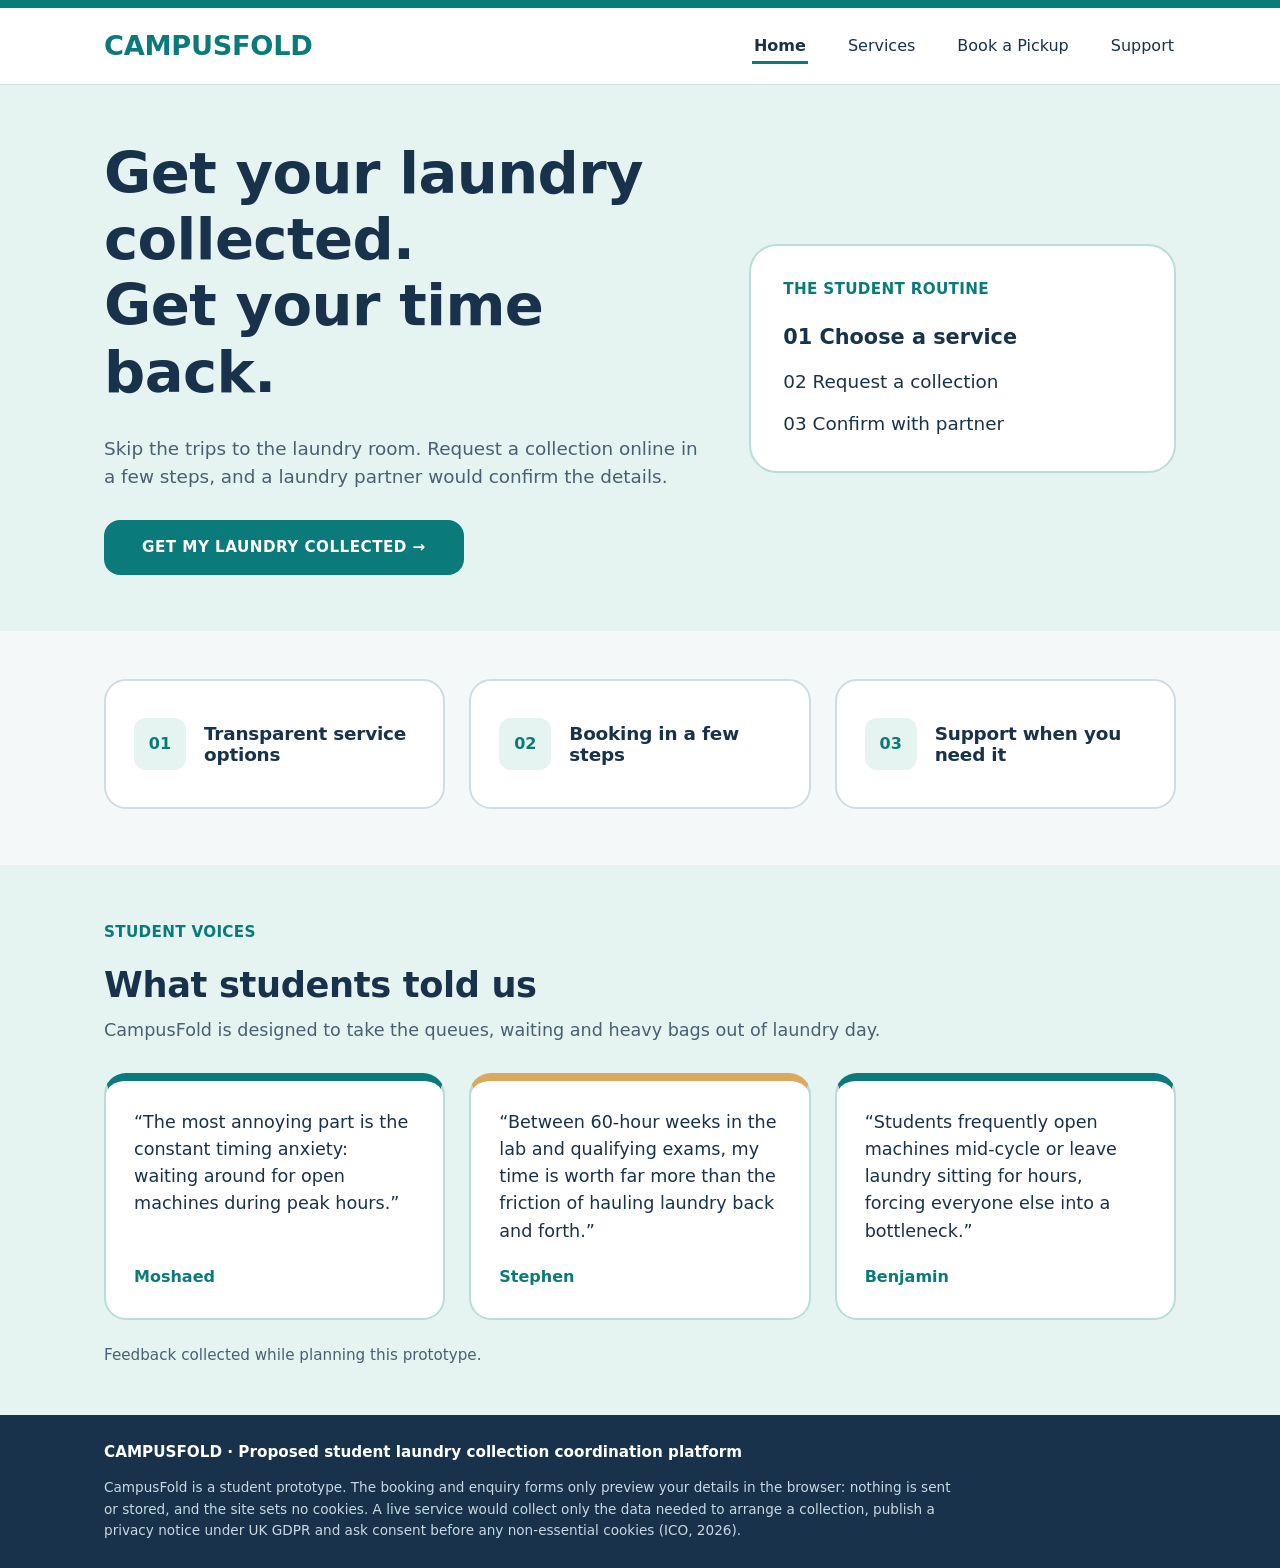
<file: index.html>
<!DOCTYPE html>
<html lang="en-GB">
<head>
  <meta charset="utf-8">
  <meta name="viewport" content="width=device-width, initial-scale=1">
  <title>CampusFold | Student Laundry Collection and Return</title>
  <meta name="description" content="Book student laundry collection in three steps. CampusFold links halls and shared housing with local laundry partners.">
  <link rel="stylesheet" href="style.css">
</head>
<body>
  <a class="skip-link" href="#main">Skip to content</a>
  <header class="site-header">
    <div class="container nav">
      <a class="logo" href="index.html">CAMPUSFOLD</a>
      <button class="nav-toggle" type="button" aria-expanded="false" aria-controls="nav-links"><span class="bars" aria-hidden="true"><i></i><i></i><i></i></span><span class="nav-toggle-label">Menu</span></button>
      <ul class="nav-links" id="nav-links">
        <li><a href="index.html" aria-current="page">Home</a></li>
        <li><a href="services.html">Services</a></li>
        <li><a href="book.html">Book a Pickup</a></li>
        <li><a href="support.html">Support</a></li>
      </ul>
    </div>
  </header>

  <main id="main">
    <section class="hero">
      <div class="container hero-grid">
        <div>
          <h1>Get your laundry collected.<br>Get your time back.</h1>
          <p class="lead">Skip the trips to the laundry room. Request a collection online in a few steps, and a laundry partner would confirm the details.</p>
          <a class="btn" href="book.html">Get my laundry collected &rarr;</a>
        </div>
        <aside class="routine-card" aria-labelledby="routine-title">
          <p class="eyebrow" id="routine-title">The student routine</p>
          <ol>
            <li>01 Choose a service</li>
            <li>02 Request a collection</li>
            <li>03 Confirm with partner</li>
          </ol>
        </aside>
      </div>
    </section>

    <section class="features">
      <div class="container feature-grid">
        <article class="feature"><span class="num">01</span><h3>Transparent service options</h3></article>
        <article class="feature"><span class="num">02</span><h3>Booking in a few steps</h3></article>
        <article class="feature"><span class="num">03</span><h3>Support when you need it</h3></article>
      </div>
    </section>

    <section class="voices" aria-labelledby="voices-title">
      <div class="container">
        <p class="eyebrow">Student voices</p>
        <h2 id="voices-title">What students told us</h2>
        <p class="voices-intro">CampusFold is designed to take the queues, waiting and heavy bags out of laundry day.</p>
        <div class="quote-grid">
          <figure class="quote">
            <blockquote><p>&ldquo;The most annoying part is the constant timing anxiety: waiting around for open machines during peak hours.&rdquo;</p></blockquote>
            <figcaption>Moshaed</figcaption>
          </figure>
          <figure class="quote">
            <blockquote><p>&ldquo;Between 60-hour weeks in the lab and qualifying exams, my time is worth far more than the friction of hauling laundry back and forth.&rdquo;</p></blockquote>
            <figcaption>Stephen</figcaption>
          </figure>
          <figure class="quote">
            <blockquote><p>&ldquo;Students frequently open machines mid-cycle or leave laundry sitting for hours, forcing everyone else into a bottleneck.&rdquo;</p></blockquote>
            <figcaption>Benjamin</figcaption>
          </figure>
        </div>
        <p class="quote-note">Feedback collected while planning this prototype.</p>
      </div>
    </section>
  </main>

  <footer class="site-footer">
    <div class="container">
      <p class="footer-brand">CAMPUSFOLD &middot; Proposed student laundry collection coordination platform</p>
      <p class="privacy-note">CampusFold is a student prototype. The booking and enquiry forms only preview your details in the browser: nothing is sent or stored, and the site sets no cookies. A live service would collect only the data needed to arrange a collection, publish a privacy notice under UK GDPR and ask consent before any non-essential cookies (ICO, 2026).</p>
    </div>
  </footer>
  <script src="script.js"></script>
</body>
</html>
</file>
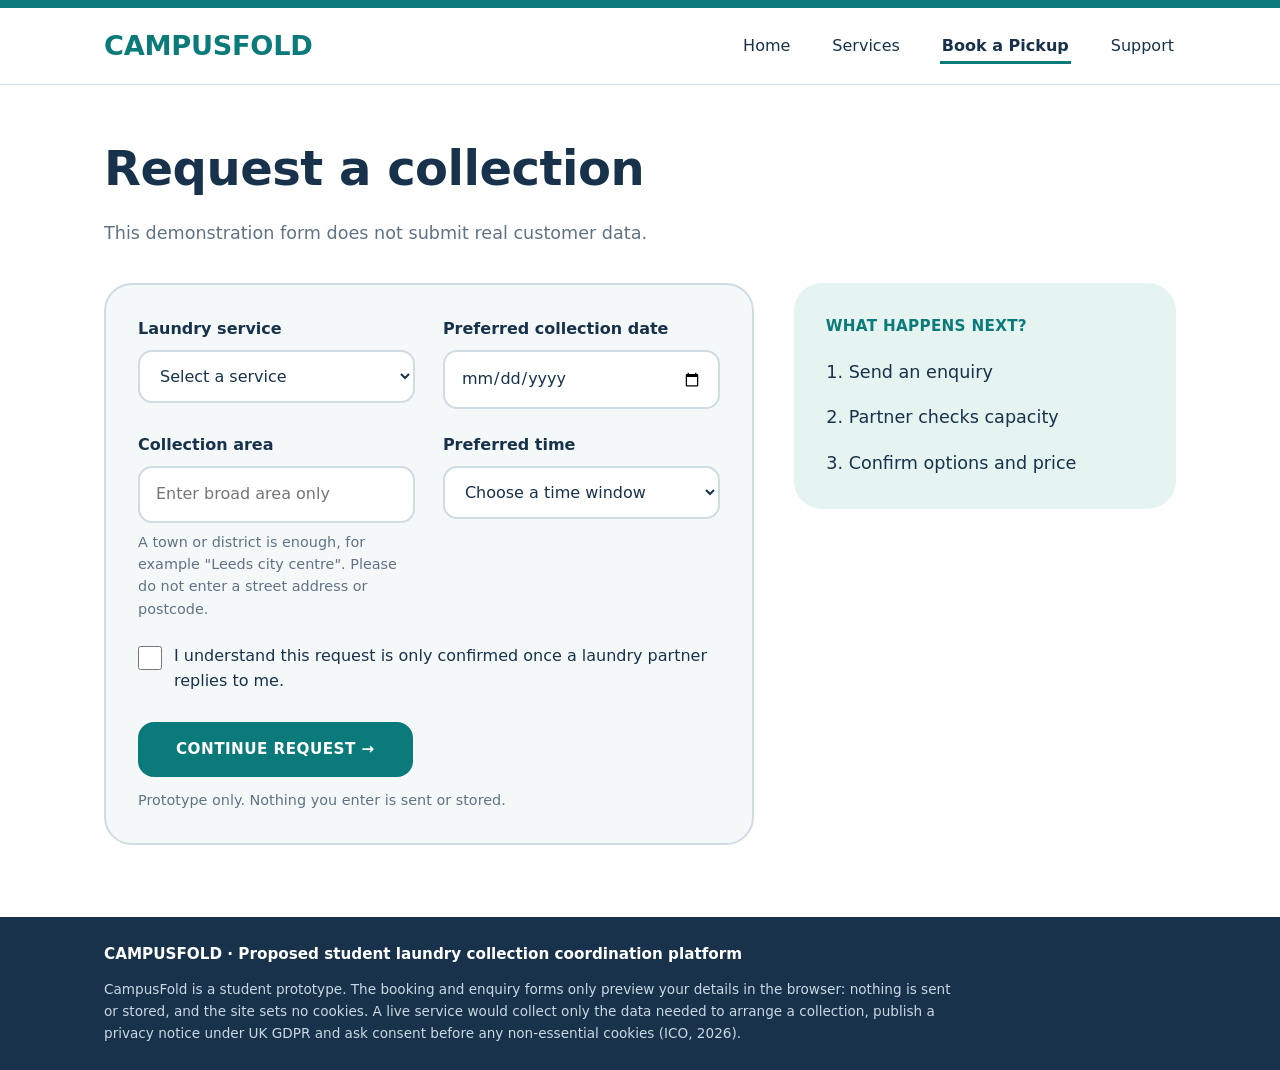
<file: book.html>
<!DOCTYPE html>
<html lang="en-GB">
<head>
  <meta charset="utf-8">
  <meta name="viewport" content="width=device-width, initial-scale=1">
  <title>Book a Laundry Pickup | CampusFold</title>
  <meta name="description" content="Choose a service, collection date, area and time window. A local laundry partner confirms your request before collection.">
  <link rel="stylesheet" href="style.css">
</head>
<body>
  <a class="skip-link" href="#main">Skip to content</a>
  <header class="site-header">
    <div class="container nav">
      <a class="logo" href="index.html">CAMPUSFOLD</a>
      <button class="nav-toggle" type="button" aria-expanded="false" aria-controls="nav-links"><span class="bars" aria-hidden="true"><i></i><i></i><i></i></span><span class="nav-toggle-label">Menu</span></button>
      <ul class="nav-links" id="nav-links">
        <li><a href="index.html">Home</a></li>
        <li><a href="services.html">Services</a></li>
        <li><a href="book.html" aria-current="page">Book a Pickup</a></li>
        <li><a href="support.html">Support</a></li>
      </ul>
    </div>
  </header>

  <main id="main" class="page">
    <div class="container">
      <h1>Request a collection</h1>
      <p class="sub">This demonstration form does not submit real customer data.</p>

      <div class="book-grid">
        <div>
          <form class="form-card" id="pickup-form" aria-label="Request a collection">
            <div class="form-grid">
              <div class="field">
                <label for="service">Laundry service</label>
                <select id="service" name="service" required>
                  <option value="">Select a service</option>
                  <option value="wash-fold">Wash &amp; Fold</option>
                  <option value="bedding-linen">Bedding and Linen</option>
                  <option value="express">Express Request</option>
                </select>
                <span class="error-msg">Please choose a service.</span>
              </div>
              <div class="field">
                <label for="date">Preferred collection date</label>
                <input type="date" id="date" name="date" required>
                <span class="error-msg">Please choose a date.</span>
              </div>
              <div class="field">
                <label for="area">Collection area</label>
                <input type="text" id="area" name="area" placeholder="Enter broad area only" autocomplete="off" maxlength="60" aria-describedby="area-hint" data-broad-area required>
                <span class="hint" id="area-hint">A town or district is enough, for example "Leeds city centre". Please do not enter a street address or postcode.</span>
                <span class="error-msg">Please enter a broad area.</span>
              </div>
              <div class="field">
                <label for="time">Preferred time</label>
                <select id="time" name="time" required>
                  <option value="">Choose a time window</option>
                  <option value="morning">Morning (8am to 12pm)</option>
                  <option value="afternoon">Afternoon (12pm to 5pm)</option>
                  <option value="evening">Evening (5pm to 8pm)</option>
                </select>
                <span class="error-msg">Please choose a time window.</span>
              </div>
            </div>
            <div class="field full check-field">
              <div class="check-row">
                <input type="checkbox" id="partner-confirm" name="partner-confirm" required>
                <label for="partner-confirm">I understand this request is only confirmed once a laundry partner replies to me.</label>
              </div>
              <span class="error-msg">Please tick the box to continue.</span>
            </div>

            <div class="form-actions">
              <button class="btn" type="submit">Continue request &rarr;</button>
            </div>
            <p class="demo-note">Prototype only. Nothing you enter is sent or stored.</p>
          </form>

          <div class="result" id="pickup-result" tabindex="-1" role="status" aria-live="polite">
            <h3>Request received (demonstration)</h3>
            <p>Thank you. Your request has not been sent to anyone, and it is not confirmed. A real laundry partner would need to reply before any collection is booked.</p>
            <dl></dl>
            <p class="demo-note">No data was sent or stored. Reloading this page clears everything.</p>
          </div>
        </div>

        <aside class="side-card" aria-labelledby="next-title">
          <p class="eyebrow" id="next-title">What happens next?</p>
          <ol>
            <li>Send an enquiry</li>
            <li>Partner checks capacity</li>
            <li>Confirm options and price</li>
          </ol>
        </aside>
      </div>
    </div>
  </main>

  <footer class="site-footer">
    <div class="container">
      <p class="footer-brand">CAMPUSFOLD &middot; Proposed student laundry collection coordination platform</p>
      <p class="privacy-note">CampusFold is a student prototype. The booking and enquiry forms only preview your details in the browser: nothing is sent or stored, and the site sets no cookies. A live service would collect only the data needed to arrange a collection, publish a privacy notice under UK GDPR and ask consent before any non-essential cookies (ICO, 2026).</p>
    </div>
  </footer>
  <script src="script.js"></script>
</body>
</html>
</file>
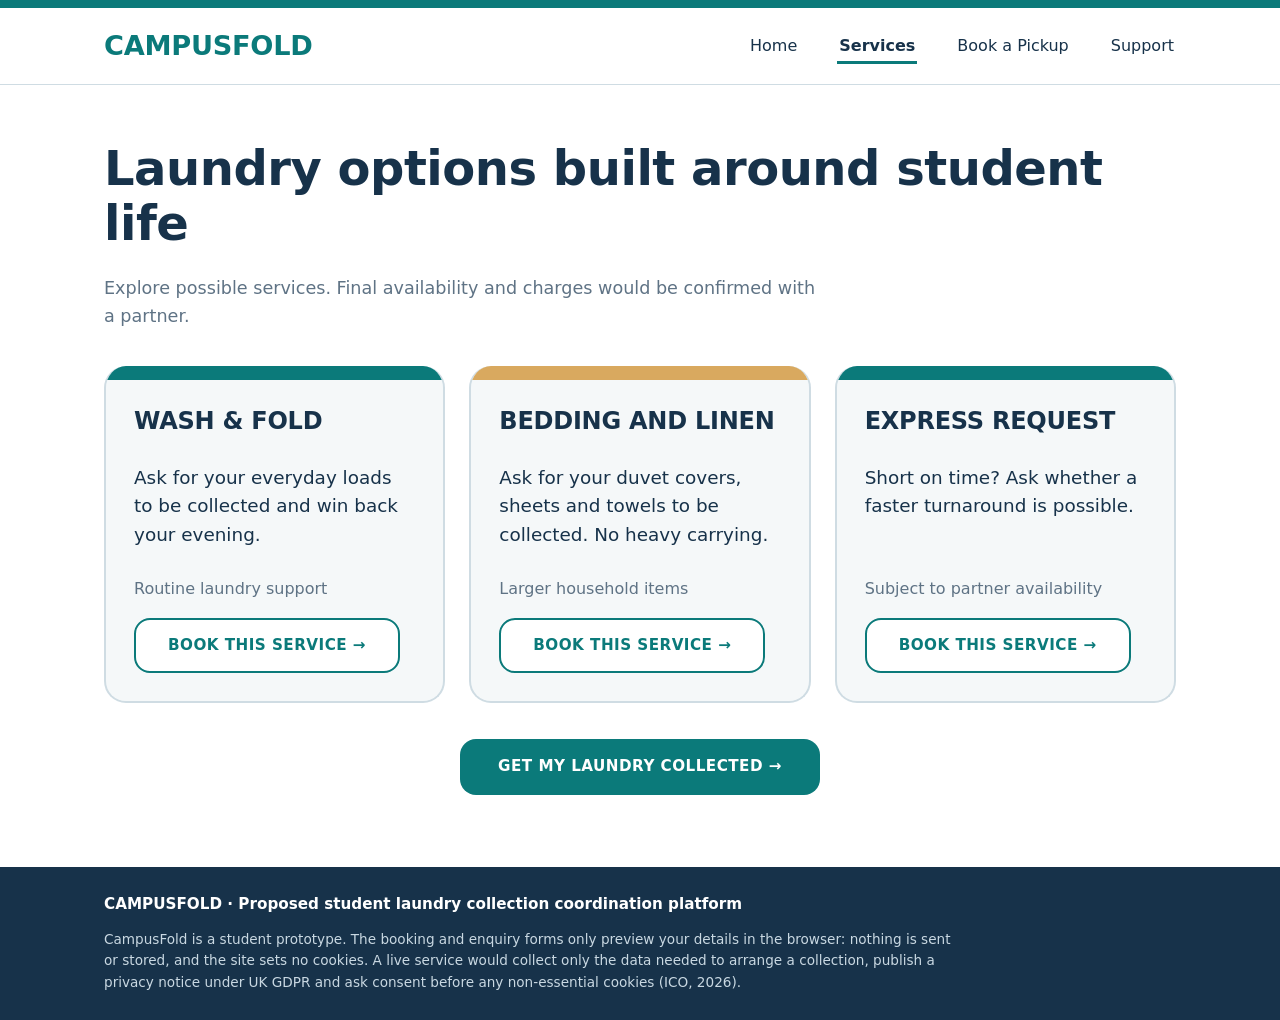
<file: services.html>
<!DOCTYPE html>
<html lang="en-GB">
<head>
  <meta charset="utf-8">
  <meta name="viewport" content="width=device-width, initial-scale=1">
  <title>Student Laundry Services | CampusFold</title>
  <meta name="description" content="Compare Wash and Fold, Bedding and Linen, and Express Request. A local partner confirms price and availability before collection.">
  <link rel="stylesheet" href="style.css">
</head>
<body>
  <a class="skip-link" href="#main">Skip to content</a>
  <header class="site-header">
    <div class="container nav">
      <a class="logo" href="index.html">CAMPUSFOLD</a>
      <button class="nav-toggle" type="button" aria-expanded="false" aria-controls="nav-links"><span class="bars" aria-hidden="true"><i></i><i></i><i></i></span><span class="nav-toggle-label">Menu</span></button>
      <ul class="nav-links" id="nav-links">
        <li><a href="index.html">Home</a></li>
        <li><a href="services.html" aria-current="page">Services</a></li>
        <li><a href="book.html">Book a Pickup</a></li>
        <li><a href="support.html">Support</a></li>
      </ul>
    </div>
  </header>

  <main id="main" class="page">
    <div class="container">
      <h1>Laundry options built around student life</h1>
      <p class="sub">Explore possible services. Final availability and charges would be confirmed with a partner.</p>

      <div class="service-grid">
        <article class="service">
          <div class="service-body">
            <h2>Wash &amp; Fold</h2>
            <p class="desc">Ask for your everyday loads to be collected and win back your evening.</p>
            <p class="note">Routine laundry support</p>
            <a class="btn btn-secondary" href="book.html?service=wash-fold" aria-label="Book this service: Wash and Fold">Book this service &rarr;</a>
          </div>
        </article>
        <article class="service accent">
          <div class="service-body">
            <h2>Bedding and Linen</h2>
            <p class="desc">Ask for your duvet covers, sheets and towels to be collected. No heavy carrying.</p>
            <p class="note">Larger household items</p>
            <a class="btn btn-secondary" href="book.html?service=bedding-linen" aria-label="Book this service: Bedding and Linen">Book this service &rarr;</a>
          </div>
        </article>
        <article class="service">
          <div class="service-body">
            <h2>Express Request</h2>
            <p class="desc">Short on time? Ask whether a faster turnaround is possible.</p>
            <p class="note">Subject to partner availability</p>
            <a class="btn btn-secondary" href="book.html?service=express" aria-label="Book this service: Express Request">Book this service &rarr;</a>
          </div>
        </article>
      </div>

      <div class="center"><a class="btn" href="book.html">Get my laundry collected &rarr;</a></div>
    </div>
  </main>

  <footer class="site-footer">
    <div class="container">
      <p class="footer-brand">CAMPUSFOLD &middot; Proposed student laundry collection coordination platform</p>
      <p class="privacy-note">CampusFold is a student prototype. The booking and enquiry forms only preview your details in the browser: nothing is sent or stored, and the site sets no cookies. A live service would collect only the data needed to arrange a collection, publish a privacy notice under UK GDPR and ask consent before any non-essential cookies (ICO, 2026).</p>
    </div>
  </footer>
  <script src="script.js"></script>
</body>
</html>
</file>
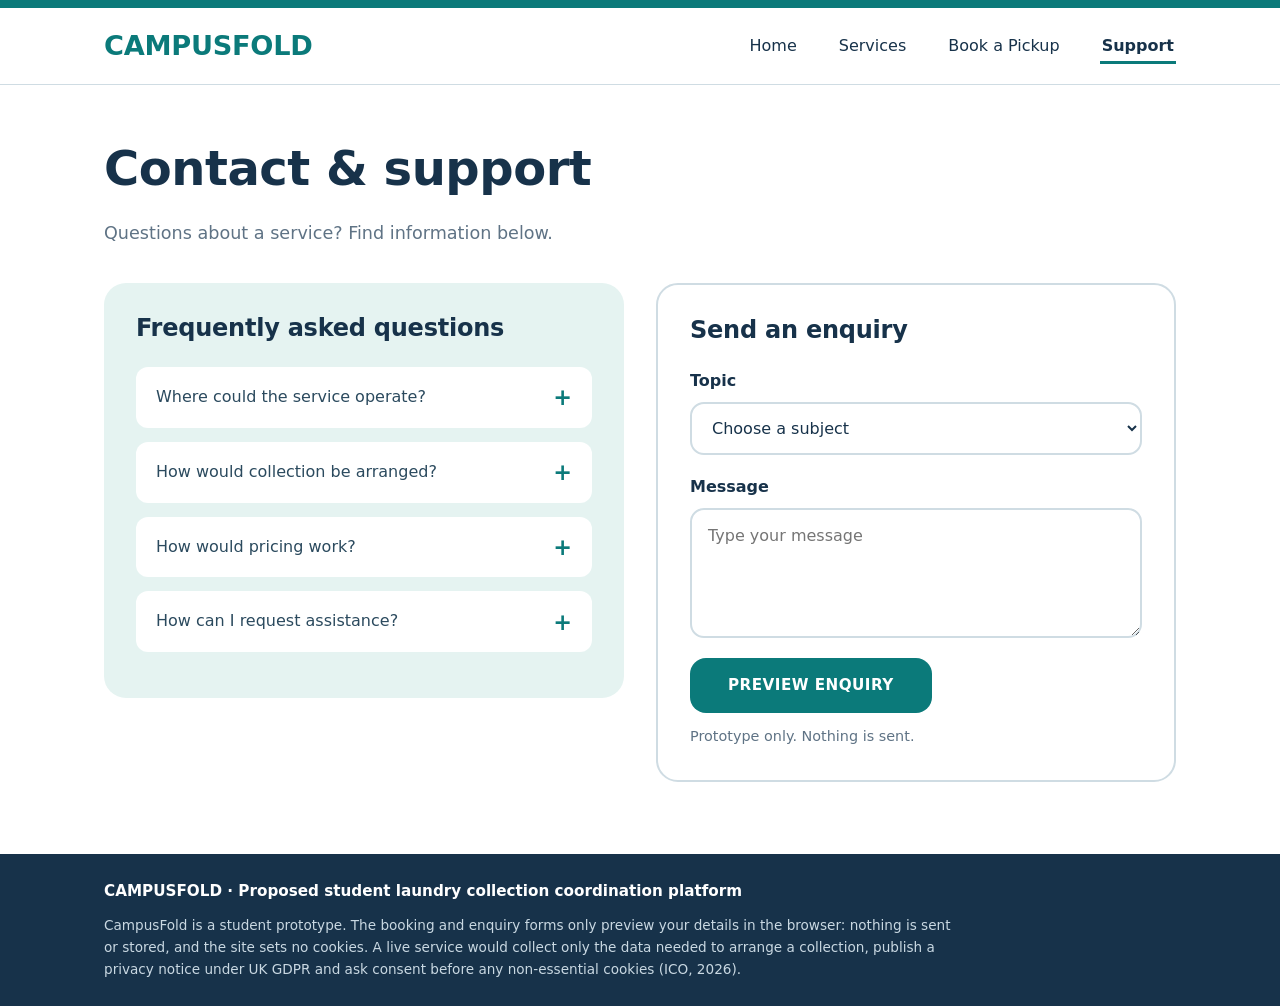
<file: support.html>
<!DOCTYPE html>
<html lang="en-GB">
<head>
  <meta charset="utf-8">
  <meta name="viewport" content="width=device-width, initial-scale=1">
  <title>Contact and Support | CampusFold</title>
  <meta name="description" content="Answers on service areas, collection and pricing, plus an enquiry form for anything else about CampusFold.">
  <link rel="stylesheet" href="style.css">
</head>
<body>
  <a class="skip-link" href="#main">Skip to content</a>
  <header class="site-header">
    <div class="container nav">
      <a class="logo" href="index.html">CAMPUSFOLD</a>
      <button class="nav-toggle" type="button" aria-expanded="false" aria-controls="nav-links"><span class="bars" aria-hidden="true"><i></i><i></i><i></i></span><span class="nav-toggle-label">Menu</span></button>
      <ul class="nav-links" id="nav-links">
        <li><a href="index.html">Home</a></li>
        <li><a href="services.html">Services</a></li>
        <li><a href="book.html">Book a Pickup</a></li>
        <li><a href="support.html" aria-current="page">Support</a></li>
      </ul>
    </div>
  </header>

  <main id="main" class="page">
    <div class="container">
      <h1>Contact &amp; support</h1>
      <p class="sub">Questions about a service? Find information below.</p>

      <div class="contact-grid">
        <section class="faq-card" aria-labelledby="faq-title">
          <h2 id="faq-title">Frequently asked questions</h2>

          <div class="faq-item">
            <button class="faq-q" type="button" aria-expanded="false" aria-controls="faq-1">
              <span>Where could the service operate?</span><span class="plus" aria-hidden="true">+</span>
            </button>
            <div class="faq-a" id="faq-1">CampusFold is a proposal. It would aim to work around university halls and shared student housing, with coverage depending on local laundry partners.</div>
          </div>

          <div class="faq-item">
            <button class="faq-q" type="button" aria-expanded="false" aria-controls="faq-2">
              <span>How would collection be arranged?</span><span class="plus" aria-hidden="true">+</span>
            </button>
            <div class="faq-a" id="faq-2">A student would choose a service, request a collection window, and a partner would confirm availability, options and price.</div>
          </div>

          <div class="faq-item">
            <button class="faq-q" type="button" aria-expanded="false" aria-controls="faq-3">
              <span>How would pricing work?</span><span class="plus" aria-hidden="true">+</span>
            </button>
            <div class="faq-a" id="faq-3">This prototype does not show fixed prices. Final charges would be confirmed by the laundry partner after they check your service and collection details, before anything is booked.</div>
          </div>

          <div class="faq-item">
            <button class="faq-q" type="button" aria-expanded="false" aria-controls="faq-4">
              <span>How can I request assistance?</span><span class="plus" aria-hidden="true">+</span>
            </button>
            <div class="faq-a" id="faq-4">Use the enquiry form on this page to choose a topic and describe your question. In this prototype the form only previews your message and sends nothing.</div>
          </div>
        </section>

        <section class="enquiry-card" aria-labelledby="enq-title">
          <h2 id="enq-title">Send an enquiry</h2>
          <form id="enquiry-form" aria-label="Send an enquiry">
            <div class="field">
              <label for="topic">Topic</label>
              <select id="topic" name="topic" required>
                <option value="">Choose a subject</option>
                <option value="services">Services and service area</option>
                <option value="booking">Booking and collection</option>
                <option value="pricing">Pricing</option>
                <option value="assistance">Help with a request</option>
                <option value="partners">Laundry partners</option>
                <option value="other">Something else</option>
              </select>
              <span class="error-msg">Please choose a subject.</span>
            </div>
            <div class="field">
              <label for="message">Message</label>
              <textarea id="message" name="message" placeholder="Type your message" required></textarea>
              <span class="error-msg">Please type a message.</span>
            </div>
            <button class="btn" type="submit">Preview enquiry</button>
            <p class="demo-note">Prototype only. Nothing is sent.</p>
          </form>

          <div class="result" id="enquiry-result" tabindex="-1" role="status">
            <h3>Enquiry preview</h3>
            <dl></dl>
          </div>
        </section>
      </div>
    </div>
  </main>

  <footer class="site-footer">
    <div class="container">
      <p class="footer-brand">CAMPUSFOLD &middot; Proposed student laundry collection coordination platform</p>
      <p class="privacy-note">CampusFold is a student prototype. The booking and enquiry forms only preview your details in the browser: nothing is sent or stored, and the site sets no cookies. A live service would collect only the data needed to arrange a collection, publish a privacy notice under UK GDPR and ask consent before any non-essential cookies (ICO, 2026).</p>
    </div>
  </footer>
  <script src="script.js"></script>
</body>
</html>
</file>
<file: style.css>
/* CampusFold prototype: shared styles */
:root {
  --teal: #0B7A7A;
  --teal-dark: #086363;
  --navy: #17324A;
  --mint: #E5F3F1;
  --gold: #D9A95F;
  --bg: #F5F8F9;
  --white: #FFFFFF;
  --muted: #5F7385;
  --muted-on-mint: #4A6072; /* 5.74:1 on mint, use for any grey text on #E5F3F1 */
  --line: #CFDCE3;
  --radius: 22px;
  --max: 1120px;
}

* { box-sizing: border-box; }

html { scroll-behavior: smooth; }

body {
  margin: 0;
  font-family: "Inter", "Segoe UI", system-ui, -apple-system, Roboto, Arial, sans-serif;
  color: var(--navy);
  background: var(--bg);
  line-height: 1.55;
  display: flex;
  flex-direction: column;
  min-height: 100vh;
}

main { flex: 1; }

h1, h2, h3 { line-height: 1.15; margin: 0 0 .5em; letter-spacing: -0.01em; }
p { margin: 0 0 1em; }
a { color: inherit; }

.container { width: 100%; max-width: var(--max); margin: 0 auto; padding: 0 24px; }

.skip-link {
  position: absolute; left: -999px; top: 8px;
  background: var(--navy); color: var(--white);
  padding: 8px 14px; border-radius: 8px; z-index: 100;
}
.skip-link:focus { left: 8px; }

:focus-visible { outline: 3px solid var(--navy); outline-offset: 2px; }

/* Header */
.site-header {
  background: var(--white);
  border-top: 8px solid var(--teal);
  border-bottom: 1px solid var(--line);
  position: sticky; top: 0; z-index: 50;
}
.nav { display: flex; align-items: center; justify-content: space-between; min-height: 76px; gap: 16px; }
.logo { font-weight: 800; font-size: 1.7rem; letter-spacing: -0.01em; color: var(--teal); text-decoration: none; }
.logo span { color: var(--navy); }
.nav-links { display: flex; gap: 38px; list-style: none; margin: 0; padding: 0; }
.nav-links a { text-decoration: none; font-weight: 500; padding: 6px 2px; border-bottom: 3px solid transparent; }
.nav-links a:hover { border-bottom-color: var(--mint); }
.nav-links a[aria-current="page"] { font-weight: 700; border-bottom-color: var(--teal); }

.nav-toggle {
  display: none; align-items: center; gap: 10px; background: var(--white); color: var(--navy);
  border: 2px solid var(--line); border-radius: 12px; min-height: 44px; padding: 8px 14px;
  font: inherit; font-weight: 700; cursor: pointer;
}
.nav-toggle:hover { background: var(--mint); }
.nav-toggle .bars { display: flex; flex-direction: column; gap: 4px; }
.nav-toggle .bars i { display: block; width: 18px; height: 2px; background: var(--navy); transition: transform .2s, opacity .2s; }
.nav-toggle[aria-expanded="true"] .bars i:nth-child(1) { transform: translateY(6px) rotate(45deg); }
.nav-toggle[aria-expanded="true"] .bars i:nth-child(2) { opacity: 0; }
.nav-toggle[aria-expanded="true"] .bars i:nth-child(3) { transform: translateY(-6px) rotate(-45deg); }

/* Buttons */
.btn {
  display: inline-block; background: var(--teal); color: var(--white);
  font: inherit; font-weight: 700; letter-spacing: .03em; text-transform: uppercase; font-size: .95rem;
  padding: 16px 38px; border: 0; border-radius: 16px; text-decoration: none; cursor: pointer;
  transition: background .15s, transform .15s;
}
.btn:hover { background: var(--teal-dark); transform: translateY(-1px); }
.btn:active { transform: translateY(0); }
.btn.btn-secondary { background: var(--white); color: var(--teal); border: 2px solid var(--teal); padding: 14px 32px; }
.btn.btn-secondary:hover { background: var(--mint); }
.service-body .btn { align-self: flex-start; margin-top: -12px; }

/* Hero */
.hero { background: var(--mint); padding: 56px 0; }
.hero-grid { display: grid; grid-template-columns: 1.4fr 1fr; gap: 48px; align-items: center; }
.hero h1 { font-size: clamp(2.2rem, 5vw, 3.6rem); font-weight: 800; }
.hero .lead { font-size: 1.15rem; color: var(--muted-on-mint); margin: 18px 0 28px; }

.routine-card {
  background: var(--white); border: 2px solid #B9DDD8; border-radius: 28px; padding: 32px;
}
.eyebrow { color: var(--teal); font-weight: 800; letter-spacing: .02em; text-transform: uppercase; font-size: .95rem; margin-bottom: 20px; }
.routine-card ol { list-style: none; margin: 0; padding: 0; display: grid; gap: 14px; font-size: 1.15rem; }
.routine-card li:first-child { font-weight: 800; font-size: 1.3rem; }

/* Feature cards */
.features { padding: 48px 0 56px; }

/* Student quotes */
.voices { background: var(--mint); padding: 56px 0 48px; }
.voices h2 { font-size: clamp(1.6rem, 3.5vw, 2.2rem); font-weight: 800; margin-bottom: 12px; }
.voices-intro { font-size: 1.1rem; color: var(--muted-on-mint); margin: 0 0 28px; text-wrap: balance; }
.quote-grid { display: grid; grid-template-columns: repeat(3, 1fr); gap: 24px; }
.quote {
  margin: 0; background: var(--white); border: 2px solid #B9DDD8; border-top: 8px solid var(--teal);
  border-radius: var(--radius); padding: 28px; display: flex; flex-direction: column; gap: 20px;
}
.quote:nth-child(2) { border-top-color: var(--gold); }
.quote blockquote { margin: 0; flex: 1; }
.quote blockquote p { margin: 0; font-size: 1.1rem; line-height: 1.55; }
.quote figcaption { font-weight: 800; color: var(--teal); }
.quote-note { margin: 24px 0 0; color: var(--muted-on-mint); font-size: .95rem; }
.feature-grid { display: grid; grid-template-columns: repeat(3, 1fr); gap: 24px; }
.feature {
  background: var(--white); border: 2px solid var(--line); border-radius: var(--radius);
  padding: 28px; display: flex; align-items: center; gap: 18px; min-height: 130px;
}
.num {
  flex: none; width: 52px; height: 52px; display: grid; place-items: center;
  background: var(--mint); color: var(--teal); font-weight: 800; border-radius: 12px;
}
.feature h3 { margin: 0; font-size: 1.15rem; }

/* Generic page sections */
.page { padding: 56px 0 72px; background: var(--white); }
.page h1 { font-size: clamp(2rem, 4.5vw, 3rem); font-weight: 800; }
.page .sub { color: var(--muted); font-size: 1.1rem; margin-bottom: 36px; max-width: 720px; }

/* Services */
.service-grid { display: grid; grid-template-columns: repeat(3, 1fr); gap: 24px; }
.service {
  background: var(--bg); border: 2px solid var(--line); border-top: 0; border-radius: var(--radius);
  overflow: hidden; display: flex; flex-direction: column;
}
.service::before { content: ""; display: block; height: 14px; background: var(--teal); }
.service.accent::before { background: var(--gold); }
.service-body { padding: 28px; display: flex; flex-direction: column; gap: 28px; flex: 1; }
.service h2 { font-size: 1.5rem; text-transform: uppercase; margin: 0; }
.service .desc { font-size: 1.15rem; margin: 0; }
.service .note { color: var(--muted); margin: 0; margin-top: auto; }
.center { text-align: center; margin-top: 36px; }

/* Booking */
.book-grid { display: grid; grid-template-columns: 1.7fr 1fr; gap: 40px; align-items: start; }
.form-card { background: var(--bg); border: 2px solid var(--line); border-radius: 28px; padding: 32px; }
.form-grid { display: grid; grid-template-columns: 1fr 1fr; gap: 24px 28px; }
.field { display: flex; flex-direction: column; gap: 8px; }
.field.full { grid-column: 1 / -1; }
label { font-weight: 700; }
input, select, textarea {
  font: inherit; color: var(--navy); background: var(--white);
  border: 2px solid var(--line); border-radius: 14px; padding: 14px 16px; width: 100%;
}
textarea { min-height: 130px; resize: vertical; }
input:focus, select:focus, textarea:focus { outline: none; border-color: var(--teal); box-shadow: 0 0 0 3px rgba(11,122,122,.2); }
.field.invalid input, .field.invalid select, .field.invalid textarea { border-color: #B3412E; }
.error-msg { color: #B3412E; font-size: .9rem; display: none; }
.field.invalid .error-msg { display: block; }
.form-actions { margin-top: 28px; }
.hint { font-size: .9rem; color: var(--muted); }
.check-row { display: flex; gap: 12px; align-items: flex-start; }
.check-row input[type="checkbox"] { width: 24px; height: 24px; flex: none; margin: 2px 0 0; accent-color: var(--teal); }
.check-row label { font-weight: 500; cursor: pointer; }
.check-field.invalid .check-row input { outline: 2px solid #B3412E; outline-offset: 2px; }
.check-field { margin-top: 24px; }

.side-card { background: var(--mint); border-radius: 28px; padding: 32px; }
.side-card ol { margin: 0; padding-left: 1.3em; display: grid; gap: 18px; font-size: 1.1rem; }

.result {
  margin-top: 24px; padding: 20px 24px; border-radius: 16px;
  background: var(--white); border: 2px solid var(--teal); display: none;
}
.result.show { display: block; }
.result h3 { color: var(--teal); font-size: 1.1rem; }
.result dl { margin: 0; display: grid; grid-template-columns: max-content 1fr; gap: 6px 18px; }
.result dt { font-weight: 700; }
.result dd { margin: 0; overflow-wrap: anywhere; }
.demo-note { font-size: .9rem; color: var(--muted); margin: 12px 0 0; }

/* Contact */
.contact-grid { display: grid; grid-template-columns: 1fr 1fr; gap: 32px; align-items: start; }
.faq-card { background: var(--mint); border-radius: 22px; padding: 32px; }
.faq-card h2, .enquiry-card h2 { font-size: 1.5rem; margin-bottom: 24px; }
.faq-item { background: var(--white); border-radius: 12px; margin-bottom: 14px; overflow: hidden; }
.faq-q {
  width: 100%; display: flex; justify-content: space-between; align-items: center; gap: 12px;
  background: none; border: 0; font: inherit; color: #2B4A5E; text-align: left; padding: 18px 20px; cursor: pointer;
}
.faq-q .plus { color: var(--teal); font-weight: 800; font-size: 1.4rem; line-height: 1; transition: transform .2s; }
.faq-q[aria-expanded="true"] .plus { transform: rotate(45deg); }
.faq-a { display: none; padding: 0 20px 18px; color: var(--muted); }
.faq-a.open { display: block; }
.enquiry-card { background: var(--white); border: 2px solid var(--line); border-radius: 22px; padding: 32px; }
.enquiry-card .field { margin-bottom: 20px; }

/* Footer */
.site-footer { background: var(--navy); color: var(--white); padding: 26px 0; font-size: .95rem; }
.site-footer p { margin: 0; }
.footer-brand { font-weight: 600; }
.privacy-note { margin-top: 12px !important; max-width: 860px; font-size: .85rem; line-height: 1.6; color: #C9D8E2; }

/* Responsive */
@media (max-width: 900px) {
  .hero-grid, .book-grid, .contact-grid { grid-template-columns: 1fr; }
  .feature-grid, .service-grid, .quote-grid { grid-template-columns: 1fr; }
  .hero { padding: 40px 0; }
}

@media (max-width: 760px) {
  .nav-toggle { display: flex; }
  .nav-links {
    display: none; position: absolute; left: 0; right: 0; top: 100%;
    background: var(--white); flex-direction: column; gap: 0;
    border-bottom: 1px solid var(--line); padding: 8px 24px 16px;
  }
  .nav-links.open { display: flex; }
  .nav-links a { display: block; padding: 14px 0; border-bottom: 1px solid var(--bg); }
  .form-grid { grid-template-columns: 1fr; }
  .form-card, .side-card, .faq-card, .enquiry-card { padding: 22px; }
  .btn { width: 100%; text-align: center; }
  .container { padding: 0 18px; }
}

@media (max-width: 480px) {
  .btn { display: block; width: 100%; padding-left: 16px; padding-right: 16px; }
  .logo { font-size: 1.4rem; }
  .hero h1 br { display: none; }
  .routine-card, .feature { padding: 22px; }
  .result dl { grid-template-columns: 1fr; gap: 2px; }
  .result dt { margin-top: 8px; }
}

@media (prefers-reduced-motion: reduce) {
  html { scroll-behavior: auto; }
  * { transition: none !important; }
}
</file>
